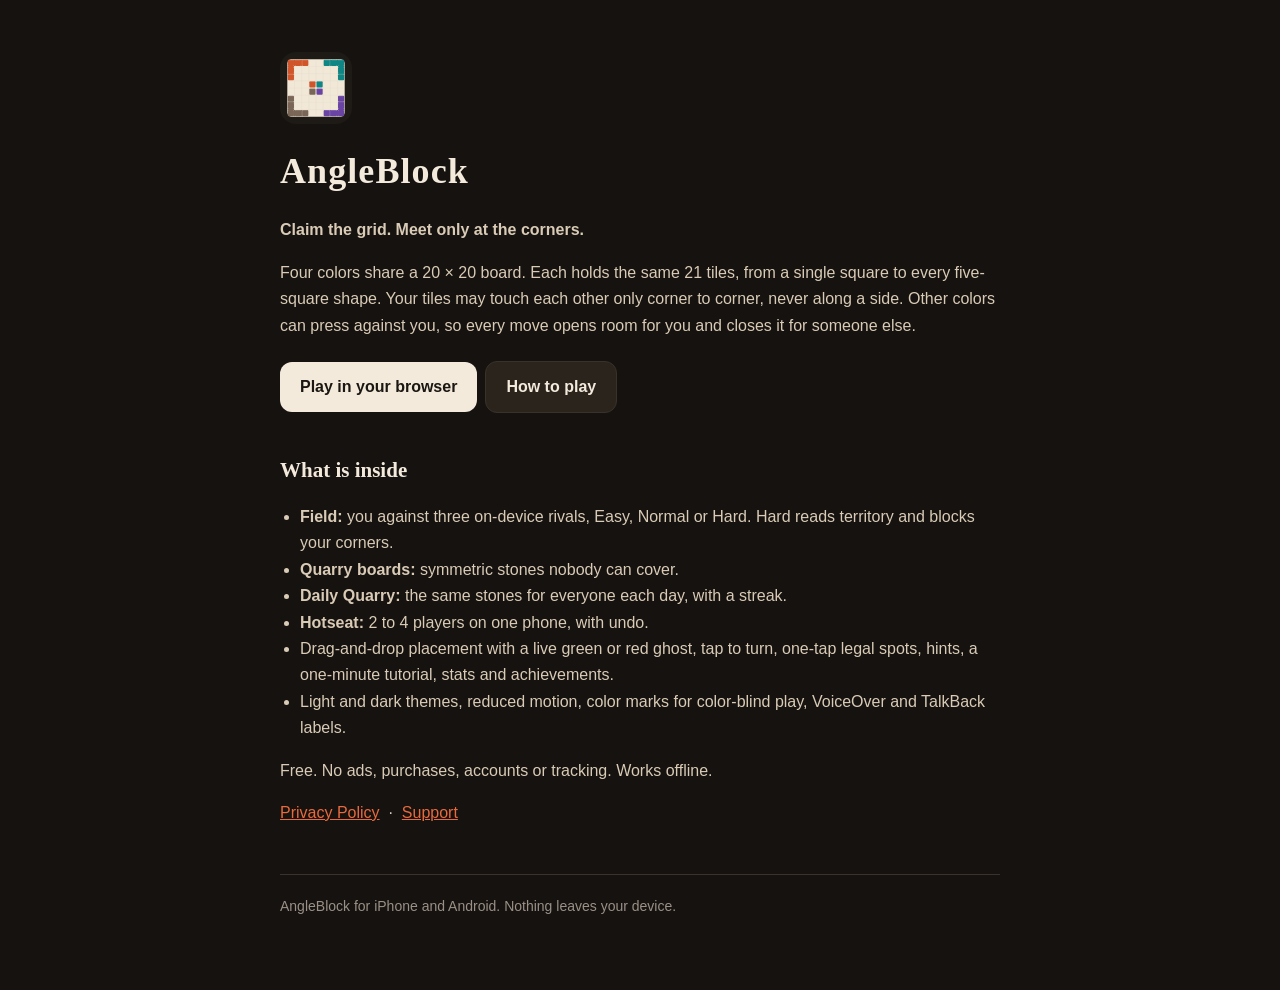
<file: index.html>
<!doctype html>
<html lang="en">
<head>
<meta charset="utf-8">
<meta name="viewport" content="width=device-width, initial-scale=1">
<title>AngleBlock</title>
<meta name="description" content="AngleBlock: claim the grid, meet only at the corners. A four-color tile strategy game for iPhone and Android. Offline, free, no ads.">
<link rel="icon" href="icon.svg">
<style>
  :root { color-scheme: dark; }
  body { margin:0; background:#15120F; color:#F3EADC;
    font:16px/1.65 -apple-system, BlinkMacSystemFont, "Segoe UI", Roboto, Helvetica, Arial, sans-serif; }
  .wrap { max-width:720px; margin:0 auto; padding:52px 22px 72px; }
  h1 { font-family: "Iowan Old Style", Palatino, Georgia, serif; font-size:36px; margin:0 0 6px; letter-spacing:0.03em; }
  h2 { font-family: "Iowan Old Style", Palatino, Georgia, serif; font-size:21px; margin:34px 0 8px; }
  p, li, dd { color:#D9CBB6; }
  dt { font-weight:700; margin-top:14px; }
  dd { margin:2px 0 0; }
  .date { color:#9A9086; font-size:14px; margin-bottom:26px; }
  .big, .box { background:#211C17; border:1px solid #3A3128; border-radius:14px; padding:16px 18px; margin:22px 0; }
  .big strong { color:#F3EADC; }
  a { color:#E86A3E; }
  .btn { display:inline-block; background:#F3EADC; color:#1A1612; font-weight:700; padding:12px 20px; border-radius:12px; text-decoration:none; margin:6px 8px 6px 0; }
  .btn.alt { background:#2B241D; color:#F3EADC; border:1px solid #3A3128; }
  .logo { width:72px; height:72px; border-radius:16px; display:block; margin-bottom:18px; }
  ul { padding-left:20px; }
  footer { margin-top:48px; padding-top:20px; border-top:1px solid #3A322C; color:#9A9086; font-size:14px; }
</style>
</head>
<body>
<div class="wrap">
  <img class="logo" src="icon.svg" alt="">
  <h1>AngleBlock</h1>
  <p><strong>Claim the grid. Meet only at the corners.</strong></p>
  <p>Four colors share a 20 &times; 20 board. Each holds the same 21 tiles, from a single square to every five-square shape. Your tiles may touch each other only corner to corner, never along a side. Other colors can press against you, so every move opens room for you and closes it for someone else.</p>
  <p><a class="btn" href="play/">Play in your browser</a><a class="btn alt" href="support.html">How to play</a></p>
  <h2>What is inside</h2>
  <ul>
    <li><b>Field:</b> you against three on-device rivals, Easy, Normal or Hard. Hard reads territory and blocks your corners.</li>
    <li><b>Quarry boards:</b> symmetric stones nobody can cover.</li>
    <li><b>Daily Quarry:</b> the same stones for everyone each day, with a streak.</li>
    <li><b>Hotseat:</b> 2 to 4 players on one phone, with undo.</li>
    <li>Drag-and-drop placement with a live green or red ghost, tap to turn, one-tap legal spots, hints, a one-minute tutorial, stats and achievements.</li>
    <li>Light and dark themes, reduced motion, color marks for color-blind play, VoiceOver and TalkBack labels.</li>
  </ul>
  <p>Free. No ads, purchases, accounts or tracking. Works offline.</p>
  <p><a href="privacy.html">Privacy Policy</a> &nbsp;&middot;&nbsp; <a href="support.html">Support</a></p>
  <footer>AngleBlock for iPhone and Android. Nothing leaves your device.</footer>
</div>
</body>
</html>
</file>
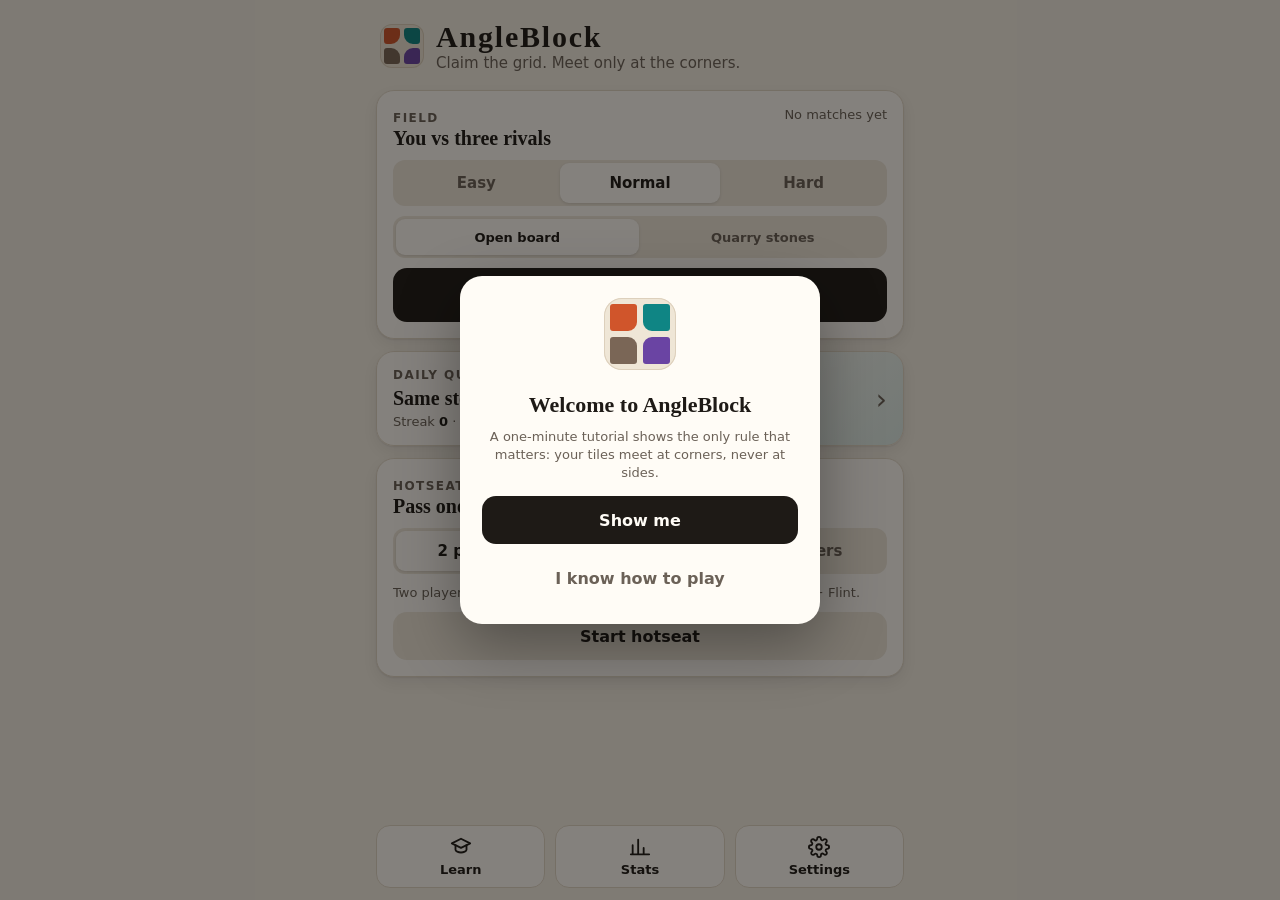
<file: play/index.html>
<!doctype html>
<html lang="en">
<head>
  <meta charset="utf-8" />
  <meta name="viewport" content="width=device-width, initial-scale=1, maximum-scale=1, user-scalable=no, viewport-fit=cover" />
  <meta name="color-scheme" content="light dark" />
  <meta name="theme-color" content="#f4eee3" media="(prefers-color-scheme: light)" />
  <meta name="theme-color" content="#15120f" media="(prefers-color-scheme: dark)" />
  <meta name="description" content="AngleBlock: claim the grid, meet only at the corners. A four-color tile strategy game. Offline, no ads." />
  <link rel="icon" href="./icon.svg" />
  <title>AngleBlock</title>
  <script type="module" crossorigin src="./assets/index-D23zahgt.js"></script>
  <link rel="modulepreload" crossorigin href="./assets/dist-Z0lPoSvM.js">
  <link rel="modulepreload" crossorigin href="./assets/definitions-BdWVgBTV.js">
  <link rel="stylesheet" crossorigin href="./assets/index-D50kRARk.css">
</head>
<body>
  <main id="app">
    <!-- HOME -->
    <section id="home" class="screen active" aria-labelledby="home-title">
      <header class="home-head">
        <div class="logo" aria-hidden="true"><i class="e"></i><i class="t"></i><i class="f"></i><i class="i"></i></div>
        <h1 id="home-title">AngleBlock</h1>
        <p class="tag">Claim the grid. Meet only at the corners.</p>
      </header>

      <button id="resume" class="card resume" hidden><span class="card-kicker">Match in progress</span><span class="card-title" id="resume-label">Resume</span><span class="chev" aria-hidden="true">›</span></button>

      <div class="card play-card">
        <div class="card-row">
          <div>
            <span class="card-kicker">Field</span>
            <h2 class="card-title">You vs three rivals</h2>
          </div>
          <span class="record" id="field-record"></span>
        </div>
        <div class="seg" role="radiogroup" aria-label="Rival strength" id="level-seg">
          <button role="radio" data-level="easy">Easy</button>
          <button role="radio" data-level="normal">Normal</button>
          <button role="radio" data-level="hard">Hard</button>
        </div>
        <div class="seg seg-small" role="radiogroup" aria-label="Board" id="board-seg">
          <button role="radio" data-board="open">Open board</button>
          <button role="radio" data-board="quarry">Quarry stones</button>
        </div>
        <button id="play" class="btn primary big">Play</button>
      </div>

      <button id="daily" class="card daily-card">
        <span class="card-kicker">Daily Quarry · <span id="daily-date"></span></span>
        <span class="card-title" id="daily-title">Same stones for everyone. Three hard rivals.</span>
        <span class="daily-meta" id="daily-meta"></span>
        <span class="chev" aria-hidden="true">›</span>
      </button>

      <div class="card hot-card">
        <div class="card-row">
          <div>
            <span class="card-kicker">Hotseat</span>
            <h2 class="card-title">Pass one phone around</h2>
          </div>
        </div>
        <div class="seg" role="radiogroup" aria-label="Players" id="players-seg">
          <button role="radio" data-players="2">2 players</button>
          <button role="radio" data-players="3">3 players</button>
          <button role="radio" data-players="4">4 players</button>
        </div>
        <p class="fine" id="players-note"></p>
        <button id="hotseat" class="btn secondary">Start hotseat</button>
      </div>

      <nav class="home-nav" aria-label="More">
        <button id="open-learn" class="nav-btn"><span class="ico" data-icon="learn"></span>Learn</button>
        <button id="open-stats" class="nav-btn"><span class="ico" data-icon="stats"></span>Stats</button>
        <button id="open-settings" class="nav-btn"><span class="ico" data-icon="settings"></span>Settings</button>
      </nav>
    </section>

    <!-- GAME -->
    <section id="game" class="screen" aria-label="Match">
      <header class="topbar">
        <button id="menu" class="icon-btn" aria-label="Pause menu"><span class="ico" data-icon="menu"></span></button>
        <div id="turn" class="turn-pill" aria-live="polite"><i id="turn-dot"></i><span id="turn-text">Your move</span></div>
        <button id="undo" class="icon-btn" aria-label="Undo"><span class="ico" data-icon="undo"></span></button>
        <button id="hint" class="icon-btn" aria-label="Hint"><span class="ico" data-icon="hint"></span></button>
      </header>
      <div id="chips" class="chips"></div>
      <div id="coach" class="coach" hidden role="region" aria-label="Tutorial">
        <div class="coach-dots" id="coach-dots" aria-hidden="true"></div>
        <p id="coach-text"></p>
        <div class="coach-actions"><button id="coach-skip" class="link">Skip tutorial</button><button id="coach-next" class="btn small primary" hidden>Got it</button></div>
      </div>
      <div class="board-wrap" id="board-wrap">
        <canvas id="board" role="img" aria-label="Game board"></canvas>
        <div id="banner" class="banner" aria-hidden="true"></div>
        <div id="toast" class="toast" role="status" aria-live="polite"></div>
      </div>
      <p id="status" class="status" aria-live="polite"></p>
      <div class="controls" id="controls">
        <button id="rot-ccw" class="ctl" aria-label="Turn left"><span class="ico" data-icon="ccw"></span></button>
        <button id="rot-cw" class="ctl" aria-label="Turn right"><span class="ico" data-icon="cw"></span></button>
        <button id="flip" class="ctl" aria-label="Flip"><span class="ico" data-icon="flip"></span></button>
        <button id="spot" class="ctl" aria-label="Next legal spot"><span class="ico" data-icon="spot"></span></button>
        <button id="place" class="btn primary place" aria-label="Place tile">Place</button>
      </div>
      <div id="tray" class="tray" role="group" aria-label="Your tiles"></div>
      <div id="finish-row" class="finish-row" hidden><p id="finish-text">You are out of moves.</p><button id="skip-end" class="btn primary small">Finish the match</button></div>
    </section>

    <!-- RESULTS -->
    <section id="results" class="screen" aria-labelledby="res-title">
      <div class="res-top">
        <p class="card-kicker" id="res-kicker">Match over</p>
        <h1 id="res-title">You win</h1>
        <p id="res-sub" class="res-sub"></p>
      </div>
      <canvas id="res-board" class="res-board" role="img" aria-label="Final board"></canvas>
      <ol id="res-rows" class="res-rows"></ol>
      <div id="res-unlocks" class="unlocks"></div>
      <div class="res-actions">
        <button id="again" class="btn primary big">Play again</button>
        <button id="res-home" class="btn secondary">Menu</button>
      </div>
    </section>

    <!-- STATS -->
    <section id="stats" class="screen page" aria-labelledby="stats-title">
      <header class="page-head"><button class="icon-btn back" aria-label="Back" data-back><span class="ico" data-icon="back"></span></button><h1 id="stats-title">Stats</h1></header>
      <div id="stats-body" class="page-body"></div>
    </section>

    <!-- SETTINGS -->
    <section id="settings" class="screen page" aria-labelledby="settings-title">
      <header class="page-head"><button class="icon-btn back" aria-label="Back" data-back><span class="ico" data-icon="back"></span></button><h1 id="settings-title">Settings</h1></header>
      <div class="page-body">
        <div class="group">
          <label class="row"><span>Sound</span><input type="checkbox" id="set-sound" /></label>
          <label class="row"><span>Haptics</span><input type="checkbox" id="set-haptics" /></label>
          <label class="row"><span>Reduce motion</span><input type="checkbox" id="set-motion" /></label>
        </div>
        <div class="group">
          <label class="row"><span>Show reachable corners<small>Dots mark where your next tile can touch. Tiles that fit nowhere are dimmed.</small></span><input type="checkbox" id="set-hints" /></label>
          <label class="row"><span>Place on release<small>Drop a tile on a legal spot to place it at once.</small></span><input type="checkbox" id="set-release" /></label>
          <label class="row"><span>Color marks<small>Adds a symbol to each color for easier telling apart.</small></span><input type="checkbox" id="set-marks" /></label>
        </div>
        <div class="group">
          <div class="row col"><span>Appearance</span>
            <div class="seg" role="radiogroup" aria-label="Appearance" id="theme-seg"><button role="radio" data-theme="system">System</button><button role="radio" data-theme="light">Light</button><button role="radio" data-theme="dark">Dark</button></div>
          </div>
          <div class="row col"><span>Rival speed</span>
            <div class="seg" role="radiogroup" aria-label="Rival speed" id="speed-seg"><button role="radio" data-speed="relaxed">Relaxed</button><button role="radio" data-speed="normal">Normal</button><button role="radio" data-speed="quick">Quick</button></div>
          </div>
        </div>
        <div class="group">
          <button class="row link-row" id="open-rules">How to play<span class="chev">›</span></button>
          <button class="row link-row danger" id="reset">Reset stats and achievements</button>
        </div>
        <p class="fine center">AngleBlock <span id="version">1.0.0</span>. Works offline. No ads, accounts or tracking.<br />Your stats stay on this device.</p>
      </div>
    </section>

    <!-- RULES -->
    <section id="rules" class="screen page" aria-labelledby="rules-title">
      <header class="page-head"><button class="icon-btn back" aria-label="Back" data-back><span class="ico" data-icon="back"></span></button><h1 id="rules-title">How to play</h1></header>
      <div class="page-body prose">
        <p class="lead">Four colors share a 20 × 20 grid. Each holds the same 21 tiles, from a single square to every five-square shape: 89 squares in all.</p>
        <h2>Start</h2>
        <p>Ember, Tide, Iris and Flint each own a corner. Your first tile must cover your corner.</p>
        <h2>Grow</h2>
        <p>Every new tile must touch one of your own tiles <b>corner to corner</b>, and may <b>never share a side</b> with your own color. Other colors may sit against your sides, so you can wall rivals off.</p>
        <h2>Finish</h2>
        <p>When you have no legal tile left, you are out. When every color is out, each square still in your tray costs 1 point. Place all 21 tiles for +15, or +20 if the single square goes last. Highest score wins.</p>
        <h2>Controls</h2>
        <p>Drag a tile from the tray onto the board. The ghost turns green where it fits and red where it does not. Tap the selected tile or the board ghost to turn it, use Flip to mirror it, then tap Place. The spot button jumps through every legal position. On a keyboard: arrows move, R turns, F flips, Enter places.</p>
        <h2>Modes</h2>
        <p><b>Field</b> puts you against three on-device rivals: Easy, Normal or Hard. <b>Quarry</b> scatters stones that nobody can cover. <b>Daily Quarry</b> gives everyone the same stones each day. <b>Hotseat</b> passes one phone between 2 to 4 players; with two players each controls two colors.</p>
        <button id="rules-learn" class="btn secondary">Play the tutorial</button>
      </div>
    </section>
  </main>

  <dialog id="pause" aria-labelledby="pause-title">
    <h2 id="pause-title" tabindex="-1" autofocus>Paused</h2>
    <p id="pause-sub" class="fine"></p>
    <button id="pause-resume" class="btn primary">Resume</button>
    <button id="pause-restart" class="btn secondary">Restart match</button>
    <button id="pause-rules" class="btn secondary">How to play</button>
    <button id="pause-quit" class="btn ghost">Save and quit to menu</button>
  </dialog>

  <dialog id="confirm" aria-labelledby="confirm-title">
    <h2 id="confirm-title" tabindex="-1" autofocus>Are you sure?</h2>
    <p id="confirm-text" class="fine"></p>
    <button id="confirm-yes" class="btn danger-btn">Yes</button>
    <button id="confirm-no" class="btn secondary">Cancel</button>
  </dialog>

  <dialog id="welcome" aria-labelledby="welcome-title">
    <div class="logo big" aria-hidden="true"><i class="e"></i><i class="t"></i><i class="f"></i><i class="i"></i></div>
    <h2 id="welcome-title" tabindex="-1" autofocus>Welcome to AngleBlock</h2>
    <p class="fine">A one-minute tutorial shows the only rule that matters: your tiles meet at corners, never at sides.</p>
    <button id="welcome-learn" class="btn primary">Show me</button>
    <button id="welcome-skip" class="btn ghost">I know how to play</button>
  </dialog>

  <div id="drag-chip" class="drag-chip" aria-hidden="true"></div>
</body>
</html>
</file>
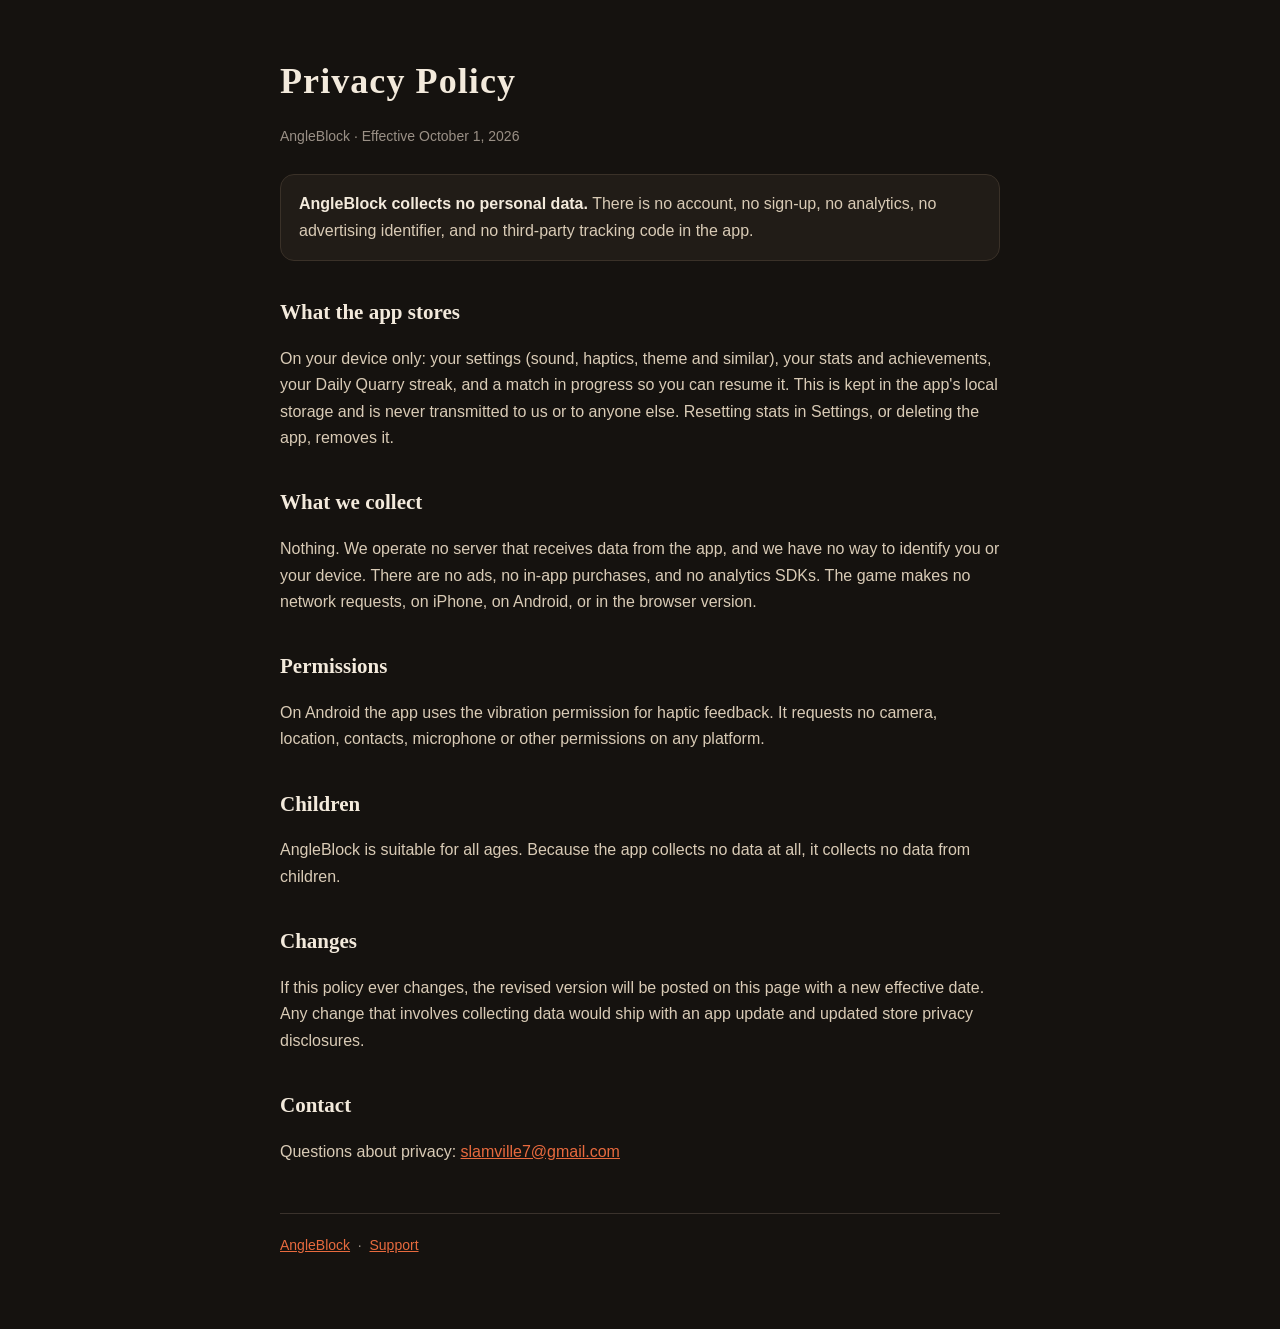
<file: privacy.html>
<!doctype html>
<html lang="en">
<head>
<meta charset="utf-8">
<meta name="viewport" content="width=device-width, initial-scale=1">
<title>AngleBlock Privacy Policy</title>
<meta name="description" content="AngleBlock collects no personal data.">
<link rel="icon" href="icon.svg">
<style>
  :root { color-scheme: dark; }
  body { margin:0; background:#15120F; color:#F3EADC;
    font:16px/1.65 -apple-system, BlinkMacSystemFont, "Segoe UI", Roboto, Helvetica, Arial, sans-serif; }
  .wrap { max-width:720px; margin:0 auto; padding:52px 22px 72px; }
  h1 { font-family: "Iowan Old Style", Palatino, Georgia, serif; font-size:36px; margin:0 0 6px; letter-spacing:0.03em; }
  h2 { font-family: "Iowan Old Style", Palatino, Georgia, serif; font-size:21px; margin:34px 0 8px; }
  p, li, dd { color:#D9CBB6; }
  dt { font-weight:700; margin-top:14px; }
  dd { margin:2px 0 0; }
  .date { color:#9A9086; font-size:14px; margin-bottom:26px; }
  .big, .box { background:#211C17; border:1px solid #3A3128; border-radius:14px; padding:16px 18px; margin:22px 0; }
  .big strong { color:#F3EADC; }
  a { color:#E86A3E; }
  .btn { display:inline-block; background:#F3EADC; color:#1A1612; font-weight:700; padding:12px 20px; border-radius:12px; text-decoration:none; margin:6px 8px 6px 0; }
  .btn.alt { background:#2B241D; color:#F3EADC; border:1px solid #3A3128; }
  .logo { width:72px; height:72px; border-radius:16px; display:block; margin-bottom:18px; }
  ul { padding-left:20px; }
  footer { margin-top:48px; padding-top:20px; border-top:1px solid #3A322C; color:#9A9086; font-size:14px; }
</style>
</head>
<body>
<div class="wrap">
  <h1>Privacy Policy</h1>
  <p class="date">AngleBlock &middot; Effective October 1, 2026</p>

  <div class="big">
    <p style="margin:0"><strong>AngleBlock collects no personal data.</strong> There is no account, no sign-up,
    no analytics, no advertising identifier, and no third-party tracking code in the app.</p>
  </div>

  <h2>What the app stores</h2>
  <p>On your device only: your settings (sound, haptics, theme and similar), your stats and achievements, your Daily Quarry streak, and a match in progress so you can resume it. This is kept in the app's local storage and is never transmitted to us or to anyone else. Resetting stats in Settings, or deleting the app, removes it.</p>

  <h2>What we collect</h2>
  <p>Nothing. We operate no server that receives data from the app, and we have no way to identify you or your device. There are no ads, no in-app purchases, and no analytics SDKs. The game makes no network requests, on iPhone, on Android, or in the browser version.</p>

  <h2>Permissions</h2>
  <p>On Android the app uses the vibration permission for haptic feedback. It requests no camera, location, contacts, microphone or other permissions on any platform.</p>

  <h2>Children</h2>
  <p>AngleBlock is suitable for all ages. Because the app collects no data at all, it collects no data from children.</p>

  <h2>Changes</h2>
  <p>If this policy ever changes, the revised version will be posted on this page with a new effective date. Any change that involves collecting data would ship with an app update and updated store privacy disclosures.</p>

  <h2>Contact</h2>
  <p>Questions about privacy: <a href="mailto:slamville7@gmail.com">slamville7@gmail.com</a></p>

  <footer><a href="index.html">AngleBlock</a> &nbsp;&middot;&nbsp; <a href="support.html">Support</a></footer>
</div>
</body>
</html>
</file>
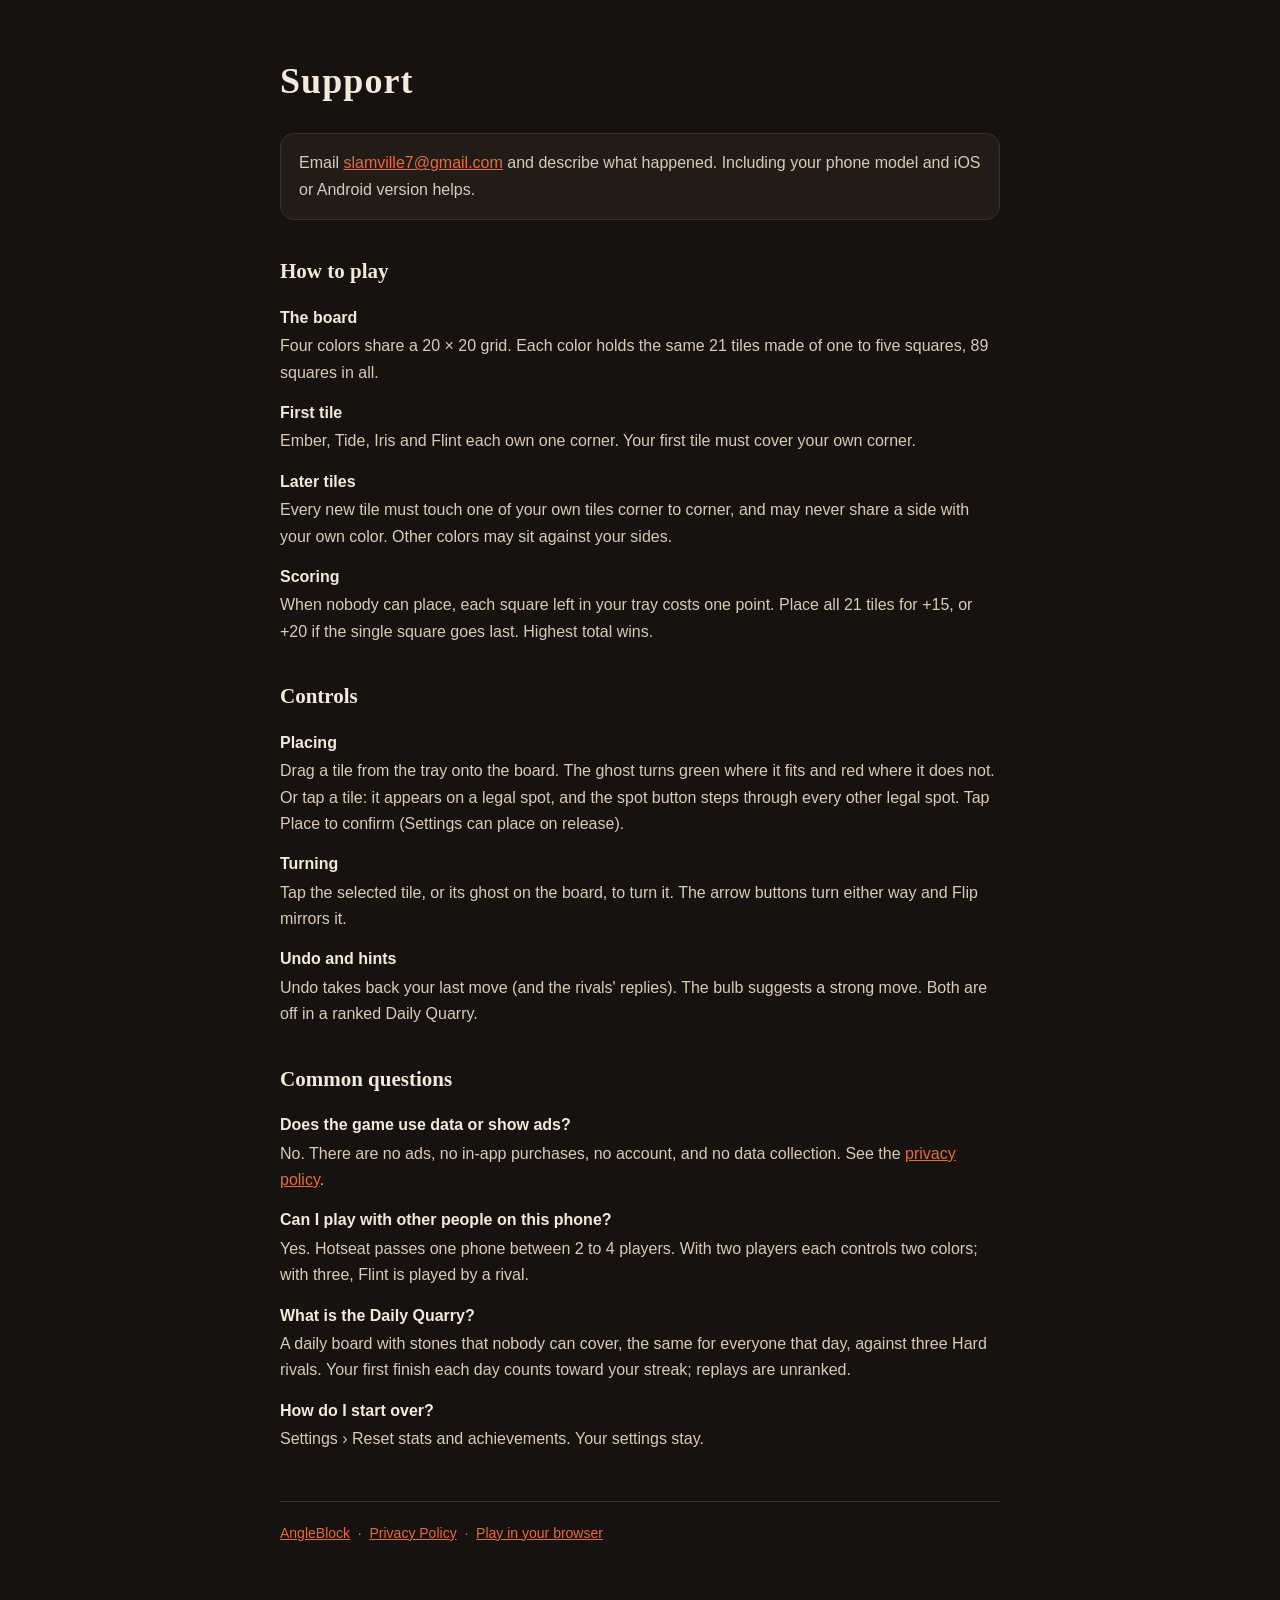
<file: support.html>
<!doctype html>
<html lang="en">
<head>
<meta charset="utf-8">
<meta name="viewport" content="width=device-width, initial-scale=1">
<title>AngleBlock Support</title>
<meta name="description" content="Help and how to play AngleBlock.">
<link rel="icon" href="icon.svg">
<style>
  :root { color-scheme: dark; }
  body { margin:0; background:#15120F; color:#F3EADC;
    font:16px/1.65 -apple-system, BlinkMacSystemFont, "Segoe UI", Roboto, Helvetica, Arial, sans-serif; }
  .wrap { max-width:720px; margin:0 auto; padding:52px 22px 72px; }
  h1 { font-family: "Iowan Old Style", Palatino, Georgia, serif; font-size:36px; margin:0 0 6px; letter-spacing:0.03em; }
  h2 { font-family: "Iowan Old Style", Palatino, Georgia, serif; font-size:21px; margin:34px 0 8px; }
  p, li, dd { color:#D9CBB6; }
  dt { font-weight:700; margin-top:14px; }
  dd { margin:2px 0 0; }
  .date { color:#9A9086; font-size:14px; margin-bottom:26px; }
  .big, .box { background:#211C17; border:1px solid #3A3128; border-radius:14px; padding:16px 18px; margin:22px 0; }
  .big strong { color:#F3EADC; }
  a { color:#E86A3E; }
  .btn { display:inline-block; background:#F3EADC; color:#1A1612; font-weight:700; padding:12px 20px; border-radius:12px; text-decoration:none; margin:6px 8px 6px 0; }
  .btn.alt { background:#2B241D; color:#F3EADC; border:1px solid #3A3128; }
  .logo { width:72px; height:72px; border-radius:16px; display:block; margin-bottom:18px; }
  ul { padding-left:20px; }
  footer { margin-top:48px; padding-top:20px; border-top:1px solid #3A322C; color:#9A9086; font-size:14px; }
</style>
</head>
<body>
<div class="wrap">
  <h1>Support</h1>
  <div class="box">
    <p style="margin:0">Email <a href="mailto:slamville7@gmail.com">slamville7@gmail.com</a> and describe what happened.
    Including your phone model and iOS or Android version helps.</p>
  </div>

  <h2>How to play</h2>
  <dl>
    <dt>The board</dt><dd>Four colors share a 20 &times; 20 grid. Each color holds the same 21 tiles made of one to five squares, 89 squares in all.</dd>
    <dt>First tile</dt><dd>Ember, Tide, Iris and Flint each own one corner. Your first tile must cover your own corner.</dd>
    <dt>Later tiles</dt><dd>Every new tile must touch one of your own tiles corner to corner, and may never share a side with your own color. Other colors may sit against your sides.</dd>
    <dt>Scoring</dt><dd>When nobody can place, each square left in your tray costs one point. Place all 21 tiles for +15, or +20 if the single square goes last. Highest total wins.</dd>
  </dl>

  <h2>Controls</h2>
  <dl>
    <dt>Placing</dt><dd>Drag a tile from the tray onto the board. The ghost turns green where it fits and red where it does not. Or tap a tile: it appears on a legal spot, and the spot button steps through every other legal spot. Tap Place to confirm (Settings can place on release).</dd>
    <dt>Turning</dt><dd>Tap the selected tile, or its ghost on the board, to turn it. The arrow buttons turn either way and Flip mirrors it.</dd>
    <dt>Undo and hints</dt><dd>Undo takes back your last move (and the rivals' replies). The bulb suggests a strong move. Both are off in a ranked Daily Quarry.</dd>
  </dl>

  <h2>Common questions</h2>
  <dl>
    <dt>Does the game use data or show ads?</dt><dd>No. There are no ads, no in-app purchases, no account, and no data collection. See the <a href="privacy.html">privacy policy</a>.</dd>
    <dt>Can I play with other people on this phone?</dt><dd>Yes. Hotseat passes one phone between 2 to 4 players. With two players each controls two colors; with three, Flint is played by a rival.</dd>
    <dt>What is the Daily Quarry?</dt><dd>A daily board with stones that nobody can cover, the same for everyone that day, against three Hard rivals. Your first finish each day counts toward your streak; replays are unranked.</dd>
    <dt>How do I start over?</dt><dd>Settings &rsaquo; Reset stats and achievements. Your settings stay.</dd>
  </dl>

  <footer><a href="index.html">AngleBlock</a> &nbsp;&middot;&nbsp; <a href="privacy.html">Privacy Policy</a> &nbsp;&middot;&nbsp; <a href="play/">Play in your browser</a></footer>
</div>
</body>
</html>
</file>
<file: play/assets/index-D50kRARk.css>
:root{--bg:#f4eee3;--surface:#fffcf6;--surface-2:#efe7da;--ink:#1e1a16;--muted:#6b6157;--line:#e2d7c6;--board:#efe6d6;--board-line:#ddd0bc;--board-edge:#2a241d;--primary:#1e1a16;--on-primary:#fffcf6;--ok:#1f7a4d;--bad:#b3261e;--ember:#d0552b;--tide:#0f8584;--iris:#6a44a3;--flint:#7a6656;--stone:#9b9288;--shadow:0 1px 2px #281c1014, 0 6px 18px #281c1014;--radius:18px;--serif:"Iowan Old Style", "Palatino Linotype", Palatino, "Book Antiqua", Georgia, "Noto Serif", serif;--sans:-apple-system, BlinkMacSystemFont, "SF Pro Text", system-ui, Roboto, "Segoe UI", sans-serif;--sat:env(safe-area-inset-top,0px);--sab:env(safe-area-inset-bottom,0px);--lightningcss-light:initial;--lightningcss-dark: ;color-scheme:light}:root[data-theme=dark]{--bg:#15120f;--surface:#211c17;--surface-2:#2b241d;--ink:#f3eadc;--muted:#b0a493;--line:#3a3128;--board:#2a241d;--board-line:#3b3229;--board-edge:#0c0a08;--primary:#f3eadc;--on-primary:#1a1612;--ok:#4cc38a;--bad:#ff6b5e;--ember:#e86a3e;--tide:#22aba7;--iris:#9a72dc;--flint:#a8917c;--stone:#5b534a;--shadow:0 1px 2px #0006, 0 8px 24px #00000059;--lightningcss-light: ;--lightningcss-dark:initial;color-scheme:dark}*{box-sizing:border-box;-webkit-tap-highlight-color:transparent}[hidden]{display:none!important}html,body{background:var(--bg);height:100%;color:var(--ink);font-family:var(--sans);margin:0}body{overscroll-behavior:none;-webkit-user-select:none;user-select:none;-webkit-touch-callout:none;overflow:hidden}button{font:inherit;color:inherit;cursor:pointer;background:0 0;border:0;padding:0}button:disabled{cursor:default}:focus-visible{outline:3px solid var(--tide);outline-offset:2px}h1,h2{font-family:var(--serif);margin:0;font-weight:600}#app{position:fixed;inset:0}.screen{padding:calc(var(--sat) + 12px) 16px calc(var(--sab) + 12px);-webkit-overflow-scrolling:touch;flex-direction:column;display:none;position:absolute;inset:0;overflow-y:auto}.screen.active{animation:.28s ease-out screen-in;display:flex}@keyframes screen-in{0%{opacity:0;transform:translateY(8px)}to{opacity:1;transform:none}}.reduce-motion .screen.active{animation:none}.logo{background:var(--board);width:44px;height:44px;box-shadow:inset 0 0 0 1px var(--board-line);border-radius:12px;grid-template-columns:1fr 1fr;gap:4px;padding:4px;display:grid}.logo i{border-radius:3px}.logo .e{background:var(--ember);border-bottom-right-radius:9px}.logo .t{background:var(--tide);border-bottom-left-radius:9px}.logo .f{background:var(--flint);border-top-right-radius:9px}.logo .i{background:var(--iris);border-top-left-radius:9px}.logo.big{border-radius:18px;gap:6px;width:72px;height:72px;margin:0 auto 12px;padding:6px}#home{gap:12px}.home-head{grid-template-columns:auto 1fr;align-items:center;column-gap:12px;padding:8px 4px 6px;display:grid}.home-head .logo{grid-row:span 2}.home-head h1{letter-spacing:.06em;font-size:30px}.tag{color:var(--muted);margin:0;font-size:15px}.card{text-align:left;background:var(--surface);border-radius:var(--radius);box-shadow:var(--shadow);border:1px solid var(--line);flex-direction:column;gap:10px;padding:16px;display:flex;position:relative}.card-row{justify-content:space-between;align-items:flex-start;gap:8px;display:flex}.card-kicker{letter-spacing:.12em;text-transform:uppercase;color:var(--muted);font-size:12px;font-weight:700}.card-title{font-family:var(--serif);font-size:20px;font-weight:600;line-height:1.2}.record{color:var(--muted);text-align:right;white-space:nowrap;font-size:13px}.chev{color:var(--muted);font-size:28px;position:absolute;top:50%;right:16px;transform:translateY(-50%)}.resume,.daily-card{justify-content:center;gap:4px;min-height:72px;padding-right:44px}.resume{border-color:var(--ember)}.daily-card{background:linear-gradient(135deg, var(--surface) 55%, color-mix(in srgb, var(--tide) 14%, var(--surface)))}.daily-meta{color:var(--muted);font-size:13px}.daily-meta b{color:var(--ink)}.fine{color:var(--muted);margin:0;font-size:13px;line-height:1.4}.center{text-align:center}.home-nav{grid-template-columns:repeat(3,1fr);gap:10px;margin-top:auto;padding-top:4px;display:grid}.nav-btn{background:var(--surface);border:1px solid var(--line);border-radius:14px;flex-direction:column;align-items:center;gap:4px;min-height:60px;padding:10px 0;font-size:13px;font-weight:600;display:flex}.btn{border-radius:14px;justify-content:center;align-items:center;min-height:48px;padding:0 20px;font-size:16px;font-weight:700;transition:transform 80ms,opacity .15s;display:inline-flex}.btn:active:not(:disabled){transform:scale(.97)}.btn.primary{background:var(--primary);color:var(--on-primary)}.btn.secondary{background:var(--surface-2);color:var(--ink)}.btn.ghost{color:var(--muted)}.btn.big{min-height:54px;font-size:18px}.btn.small{min-height:40px;padding:0 14px;font-size:14px}.btn:disabled{opacity:.35}.danger-btn{background:var(--bad);color:#fff}.link{color:var(--muted);min-height:40px;font-size:14px;text-decoration:underline}.icon-btn{background:var(--surface);border:1px solid var(--line);border-radius:12px;flex:none;place-items:center;width:44px;height:44px;display:grid}.icon-btn:disabled{opacity:.3}.ico{width:22px;height:22px;display:inline-grid}.ico svg{fill:none;stroke:currentColor;stroke-width:2px;stroke-linecap:round;stroke-linejoin:round;width:100%;height:100%}.seg{background:var(--surface-2);border-radius:12px;grid-auto-columns:1fr;grid-auto-flow:column;gap:3px;padding:3px;display:grid}.seg button{min-height:40px;color:var(--muted);border-radius:9px;font-size:15px;font-weight:600}.seg button[aria-checked=true]{background:var(--surface);color:var(--ink);box-shadow:0 1px 3px #0000001f}.seg-small button{min-height:36px;font-size:13px}#game{padding:calc(var(--sat) + 6px) 8px calc(var(--sab) + 6px);gap:6px;overflow:hidden}.topbar{align-items:center;gap:6px;padding:0 4px;display:flex}.turn-pill{background:var(--surface);border:1px solid var(--line);white-space:nowrap;border-radius:22px;flex:1;justify-content:center;align-items:center;gap:8px;min-width:0;height:44px;font-size:15px;font-weight:700;display:flex;overflow:hidden}#turn-text{text-overflow:ellipsis;overflow:hidden}.turn-pill i{background:var(--ember);border-radius:4px;flex:none;width:12px;height:12px}.turn-pill.thinking i{animation:.9s ease-in-out infinite think}@keyframes think{50%{transform:scale(.55)rotate(45deg)}}.reduce-motion .turn-pill.thinking i{animation:none}.chips{grid-template-columns:repeat(4,1fr);gap:6px;padding:0 4px;display:grid}.chip{background:var(--surface);border:1.5px solid var(--line);border-radius:12px;grid-template-rows:auto auto;grid-template-columns:auto 1fr;align-items:center;column-gap:6px;min-width:0;padding:6px 8px;transition:transform .2s,border-color .2s;display:grid;position:relative}.chip .sw{border-radius:4px;grid-row:span 2;width:10px;height:30px}.chip .nm{letter-spacing:.04em;color:var(--muted);white-space:nowrap;text-overflow:ellipsis;font-size:11px;font-weight:700;overflow:hidden}.chip .sc{font-variant-numeric:tabular-nums;white-space:nowrap;font-size:18px;font-weight:800;line-height:1.05}.chip .sc small{color:var(--muted);margin-left:3px;font-size:11px;font-weight:600}.chip.now{border-color:var(--c);box-shadow:0 4px 12px color-mix(in srgb, var(--c) 30%, transparent);transform:translateY(-2px)}.chip.out{opacity:.55}.chip.out:after{content:"OUT";letter-spacing:.08em;color:var(--muted);font-size:9px;font-weight:800;position:absolute;top:4px;right:6px}.board-wrap{flex:auto;justify-content:center;align-items:center;min-height:0;display:flex;position:relative}#board{touch-action:none;box-shadow:var(--shadow);border-radius:10px;display:block}.banner{text-align:center;font-family:var(--serif);color:#fff;pointer-events:none;opacity:0;padding:14px;font-size:26px;font-weight:700;position:absolute;top:50%;left:0;right:0;transform:translateY(-50%)scaleY(0)}.banner.show{animation:1.1s ease-out banner}@keyframes banner{0%{opacity:0;transform:translateY(-50%)scaleY(0)}18%{opacity:1;transform:translateY(-50%)scaleY(1)}75%{opacity:1;transform:translateY(-50%)scaleY(1)}to{opacity:0;transform:translateY(-50%)scaleY(1)}}.toast{background:var(--primary);max-width:90%;color:var(--on-primary);opacity:0;pointer-events:none;text-align:center;border-radius:12px;padding:10px 16px;font-size:14px;font-weight:600;transition:opacity .2s,transform .2s;position:absolute;bottom:12px;left:50%;transform:translate(-50%,8px)}.toast.show{opacity:.95;transform:translate(-50%)}.status{text-align:center;min-height:20px;color:var(--muted);margin:0;font-size:14px;font-weight:600}.status.bad{color:var(--bad)}.status.ok{color:var(--ok)}.controls{grid-template-columns:repeat(4,50px) 1fr;gap:6px;padding:0 4px;display:grid}.ctl{background:var(--surface);border:1px solid var(--line);border-radius:14px;place-items:center;height:50px;transition:transform 80ms;display:grid}.ctl:active:not(:disabled){transform:scale(.93)}.ctl:disabled{opacity:.3}.place{min-height:50px}.place.ready{background:var(--ok);color:#fff}.tray{touch-action:none;grid-template-columns:repeat(7,1fr);gap:5px;padding:2px 4px 0;display:grid}.piece{background:var(--surface);border:1.5px solid var(--line);touch-action:none;border-radius:11px;place-items:center;height:clamp(40px,6.1dvh,58px);transition:transform .12s,opacity .2s,border-color .15s;display:grid;position:relative}.piece svg{width:82%;height:82%;overflow:visible}.piece.sel{border-color:var(--c);background:color-mix(in srgb, var(--c) 14%, var(--surface));transform:translateY(-2px)}.piece.used{opacity:.12;pointer-events:none}.piece.nofit{opacity:.38}.piece.lift{opacity:.5;transform:scale(.9)}.finish-row{background:var(--surface);border:1px solid var(--line);border-radius:14px;justify-content:space-between;align-items:center;gap:10px;padding:8px 12px;display:flex}.finish-row p{margin:0;font-size:14px;font-weight:600}.drag-chip{pointer-events:none;z-index:20;opacity:0;filter:drop-shadow(0 8px 14px #0000004d);position:fixed;top:0;left:0;transform:translate(-200px,-200px)}.drag-chip.on{opacity:.95}.coach{background:var(--primary);color:var(--on-primary);border-radius:14px;gap:6px;margin:0 4px;padding:12px 14px;display:grid}.coach p{margin:0;font-size:15px;font-weight:500;line-height:1.35}.coach-dots{gap:5px;display:flex}.coach-dots i{opacity:.25;background:currentColor;border-radius:2px;width:18px;height:4px}.coach-dots i.on{opacity:1}.coach-actions{justify-content:space-between;align-items:center;display:flex}.coach .link{color:inherit;opacity:.75}.coach .btn.primary{background:var(--on-primary);color:var(--primary)}#results{align-items:stretch;gap:12px}.res-top{text-align:center;padding-top:6px}.res-top h1{margin:2px 0;font-size:34px}.res-sub{color:var(--muted);margin:0;font-size:15px}.res-board{aspect-ratio:1;width:min(56vw,240px);box-shadow:var(--shadow);border-radius:10px;margin:0 auto}.res-rows{gap:8px;margin:0;padding:0;list-style:none;display:grid}.res-rows li{background:var(--surface);border:1px solid var(--line);border-radius:14px;grid-template-columns:30px auto 1fr auto;align-items:center;gap:10px;padding:10px 14px;animation:.4s backwards row-in;display:grid}.res-rows li:nth-child(2){animation-delay:80ms}.res-rows li:nth-child(3){animation-delay:.16s}.res-rows li:nth-child(4){animation-delay:.24s}@keyframes row-in{0%{opacity:0;transform:translate(-16px)}}.reduce-motion .res-rows li{animation:none}.res-rows li.me{border-color:var(--ink)}.res-rows .pl{font-family:var(--serif);text-align:center;font-size:22px;font-weight:700}.res-rows .sws{gap:3px;display:flex}.res-rows .sws i{border-radius:4px;width:12px;height:26px}.res-rows .who b{font-size:16px;display:block}.res-rows .who span{color:var(--muted);font-size:12px}.res-rows .tot{font-variant-numeric:tabular-nums;font-size:22px;font-weight:800}.unlocks{flex-wrap:wrap;justify-content:center;gap:6px;display:flex}.unlocks span{background:color-mix(in srgb, var(--ember) 16%, var(--surface));border:1px solid var(--ember);border-radius:20px;padding:6px 12px;font-size:13px;font-weight:700}.res-actions{gap:8px;margin-top:auto;display:grid}.page{gap:12px}.page-head{align-items:center;gap:12px;display:flex}.page-head h1{font-size:26px}.page-body{align-content:start;gap:14px;display:grid}.group{background:var(--surface);border-radius:var(--radius);border:1px solid var(--line);overflow:hidden}.row{border-bottom:1px solid var(--line);text-align:left;justify-content:space-between;align-items:center;gap:12px;width:100%;min-height:54px;padding:10px 16px;font-size:16px;display:flex}.row:last-child{border-bottom:0}.row span small{color:var(--muted);margin-top:2px;font-size:12px;line-height:1.35;display:block}.row.col{flex-direction:column;align-items:stretch}.row.col .seg{width:100%}.link-row{font-weight:600;position:relative}.link-row .chev{right:16px}.danger{color:var(--bad)}input[type=checkbox]{appearance:none;background:var(--surface-2);border:1px solid var(--line);cursor:pointer;border-radius:16px;flex:none;width:51px;height:31px;transition:background .2s;position:relative}input[type=checkbox]:after{content:"";background:#fff;border-radius:50%;width:25px;height:25px;transition:transform .2s;position:absolute;top:2px;left:2px;box-shadow:0 1px 3px #0000004d}input[type=checkbox]:checked{background:var(--ok);border-color:var(--ok)}input[type=checkbox]:checked:after{transform:translate(20px)}.prose{padding-bottom:12px}.prose p{margin:0;font-size:16px;line-height:1.5}.prose .lead{font-size:17px}.prose h2{margin-top:4px;font-size:19px}.stat-grid{grid-template-columns:repeat(3,1fr);gap:8px;display:grid}.stat{background:var(--surface);border:1px solid var(--line);border-radius:14px;gap:2px;padding:12px;display:grid}.stat b{font-variant-numeric:tabular-nums;font-size:22px}.stat span{color:var(--muted);font-size:12px}.stat-head{letter-spacing:.12em;text-transform:uppercase;color:var(--muted);margin:4px 4px -6px;font-size:12px;font-weight:700}.ach{border-bottom:1px solid var(--line);grid-template-columns:40px 1fr;align-items:center;gap:12px;padding:10px 14px;display:grid}.ach:last-child{border-bottom:0}.ach .badge{background:var(--surface-2);width:40px;height:40px;color:var(--muted);border-radius:12px;place-items:center;display:grid}.ach.got .badge{background:var(--ember);color:#fff}.ach b{font-size:15px;display:block}.ach span{color:var(--muted);font-size:13px}.ach:not(.got) b{color:var(--muted)}dialog{background:var(--surface);width:min(88vw,360px);color:var(--ink);border:0;border-radius:22px;padding:22px;box-shadow:0 20px 60px #00000059}dialog[open]{gap:10px;animation:.22s ease-out pop;display:grid}@keyframes pop{0%{opacity:0;transform:scale(.94)}}.reduce-motion dialog[open]{animation:none}dialog::backdrop{background:#0a080680}dialog h2{text-align:center;font-size:22px}dialog .fine{text-align:center;margin-bottom:4px}@media (min-height:860px){.chip{padding:8px 10px}.chip .sc{font-size:20px}}@media (max-height:700px){#home{gap:8px}.card{gap:8px;padding:12px 14px}.chip .sw{height:24px}.chip .sc{font-size:15px}.ctl,.place{height:44px;min-height:44px}.controls{grid-template-columns:repeat(4,44px) 1fr}}dialog h2:focus{outline:none}@media (min-width:700px) and (min-aspect-ratio:5/4){#game{display:none}#game.active{grid-template-rows:repeat(7,auto) 1fr;grid-template-columns:minmax(0,1fr) minmax(320px,420px);align-content:stretch;column-gap:16px;display:grid}#game .topbar,#game .chips,#game .coach{grid-column:2}#game .board-wrap{grid-area:1/1/-1}#game .status,#game .controls,#game .tray,#game .finish-row{grid-column:2}.screen:not(#game){max-width:560px;margin:0 auto}}@media (min-width:700px) and (max-aspect-ratio:5/4){.screen:not(#game){padding-left:max(16px,50% - 280px);padding-right:max(16px,50% - 280px)}#game{padding-left:max(8px,50% - 320px);padding-right:max(8px,50% - 320px)}}.ach .badge svg{fill:currentColor;stroke:none;width:22px;height:22px}.ach:not(.got) .badge{opacity:.5}@media (max-height:820px){#home{padding-top:calc(var(--sat) + 8px);gap:8px}#home .card{gap:8px;padding:12px 14px}.home-head{padding:2px 4px 0}.home-head h1{font-size:26px}.seg button{min-height:36px}.seg-small button{min-height:32px}.btn.big{min-height:48px}.btn{min-height:44px}.nav-btn{min-height:52px;padding:6px 0}.resume,.daily-card{min-height:64px}}.res-board{width:min(56vw,240px,26dvh)}.res-actions{bottom:calc(-1 * (var(--sab) + 12px));padding:8px 0 calc(var(--sab) + 12px);margin-bottom:calc(-1 * (var(--sab) + 12px));background:linear-gradient(transparent, var(--bg) 18%);position:sticky}@media (max-height:820px){#results{gap:8px}.res-top h1{font-size:28px}.res-rows{gap:6px}.res-rows li{padding:7px 12px}.res-rows .tot{font-size:19px}}
</file>
